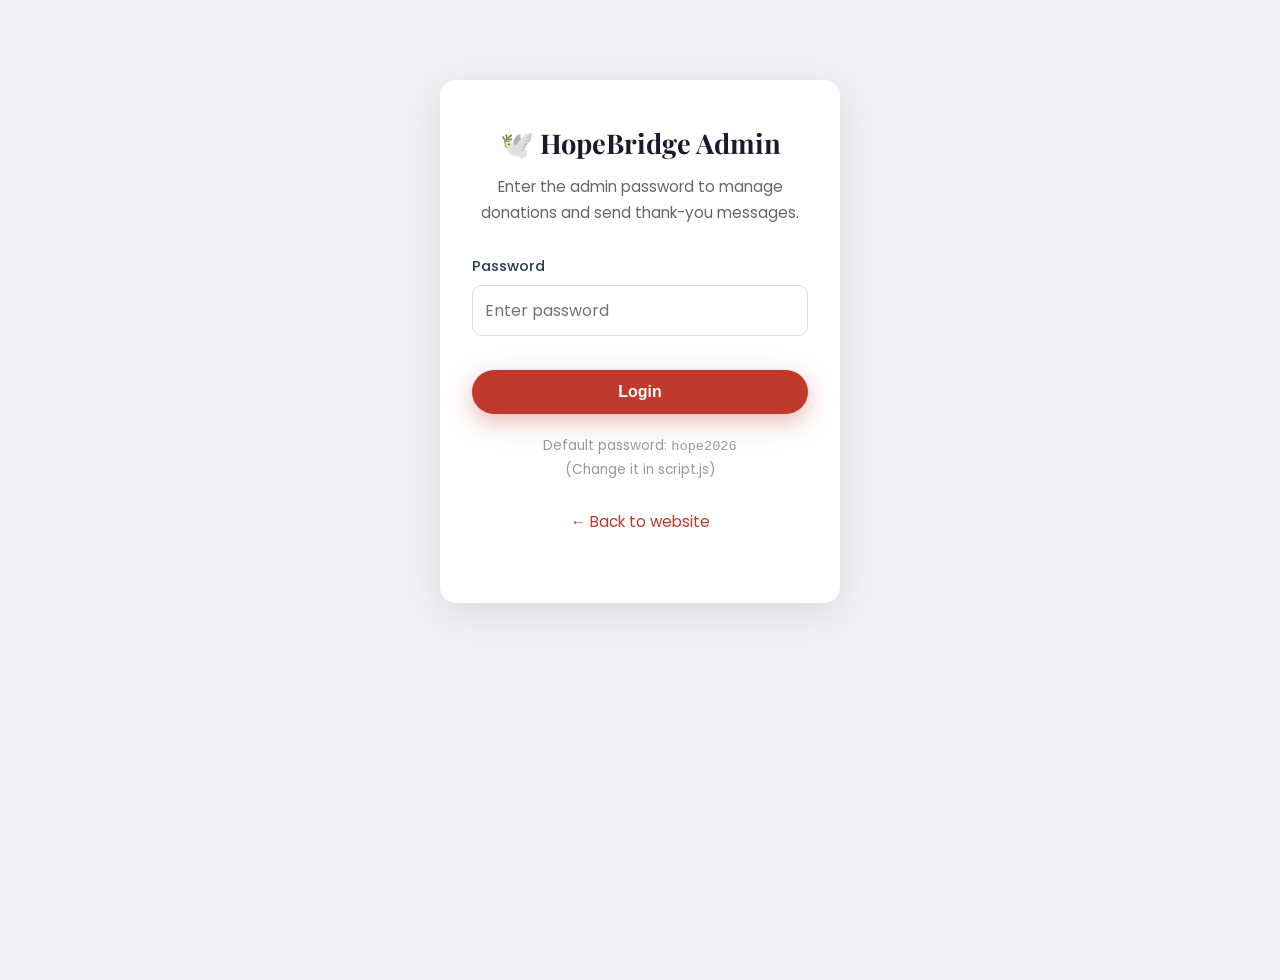
<file: admin.html>
<!DOCTYPE html>
<html lang="en">
<head>
    <meta charset="UTF-8">
    <meta name="viewport" content="width=device-width, initial-scale=1.0">
    <title>Admin Panel | HopeBridge Foundation</title>
    <link rel="stylesheet" href="styles.css">
    <link href="https://fonts.googleapis.com/css2?family=Playfair+Display:wght@500;700&family=Poppins:wght@400;500;600&display=swap" rel="stylesheet">
</head>
<body class="admin-body">

    <!-- Login Box -->
    <div id="loginBox" class="admin-login">
        <h1>🕊️ HopeBridge Admin</h1>
        <p>Enter the admin password to manage donations and send thank-you messages.</p>
        <div class="form-group" style="text-align:left;">
            <label for="adminPassword">Password</label>
            <input type="password" id="adminPassword" placeholder="Enter password" style="width:100%;padding:12px;border:1.5px solid #ddd;border-radius:10px;margin-bottom:16px;">
        </div>
        <button onclick="loginAdmin()" class="btn btn-primary btn-full">Login</button>
        <p style="margin-top:20px;font-size:0.85rem;color:#999;">Default password: <code>hope2026</code><br>(Change it in script.js)</p>
        <p style="margin-top:12px;"><a href="index.html" style="color:#c0392b;">← Back to website</a></p>
    </div>

    <!-- Admin Panel -->
    <div id="adminPanel" class="admin-panel">
        <div class="admin-header">
            <div class="container">
                <h1>HopeBridge Admin Panel</h1>
                <button class="logout-btn" onclick="logoutAdmin()">Logout</button>
            </div>
        </div>

        <div class="container">
            <!-- Stats -->
            <div class="stats">
                <div class="stat-card">
                    <strong id="totalCount">0</strong>
                    Total Submissions
                </div>
                <div class="stat-card">
                    <strong id="pendingCount">0</strong>
                    Awaiting Thank-You
                </div>
            </div>

            <!-- Appreciation Message Composer -->
            <div class="compose-box">
                <h3>📝 Appreciation Message Template</h3>
                <p style="font-size:0.9rem;color:#666;margin-bottom:12px;">
                    Use <code>{name}</code> and <code>{amount}</code> — they will be replaced automatically for each donor.
                </p>
                <textarea id="appreciationMsg" oninput="updateMessagePreview()"></textarea>
                <p style="font-size:0.85rem;color:#888;">
                    When you click “Send Thank You”, WhatsApp will open with this message pre-filled for that donor’s number. Just press Send in WhatsApp.
                </p>
            </div>

            <!-- Donors Table -->
            <div class="donors-table-wrap">
                <table>
                    <thead>
                        <tr>
                            <th>Name</th>
                            <th>Phone / WhatsApp</th>
                            <th>Amount</th>
                            <th>Date</th>
                            <th>Message</th>
                            <th>Action</th>
                        </tr>
                    </thead>
                    <tbody id="donorsBody"></tbody>
                </table>
                <div id="emptyState" class="empty-state" style="display:none;">
                    <p>No donations submitted yet.</p>
                    <p style="font-size:0.9rem;">When people fill the form on the website, they will appear here.</p>
                </div>
            </div>

            <p style="margin-top:24px;font-size:0.9rem;color:#666;text-align:center;">
                Note: This is a client-side demo. Data is stored in the browser’s localStorage.
                For a real organisation you should connect a proper backend database and WhatsApp Business API.
            </p>
        </div>
    </div>

    <script src="script.js"></script>
</body>
</html>
</file>
<file: styles.css>
*, *::before, *::after { margin: 0; padding: 0; box-sizing: border-box; }

:root {
    --primary: #c0392b;
    --primary-dark: #922b21;
    --secondary: #f39c12;
    --dark: #1a1a2e;
    --text: #2c3e50;
    --light: #fdf6f0;
    --white: #fff;
    --soft: #fdecea;
    --shadow: 0 10px 40px rgba(0,0,0,0.1);
    --radius: 16px;
}

html { scroll-behavior: smooth; }
body {
    font-family: 'Poppins', sans-serif;
    color: var(--text);
    background: var(--light);
    line-height: 1.7;
}
.container { width: 90%; max-width: 1140px; margin: 0 auto; }
img { max-width: 100%; display: block; }
a { text-decoration: none; color: inherit; }

/* Language */
.lang-bar {
    background: var(--dark);
    color: #fff;
    padding: 8px 0;
    font-size: 0.9rem;
}
.lang-bar .container { display: flex; align-items: center; gap: 14px; flex-wrap: wrap; }
.goog-te-banner-frame { display: none !important; }
body { top: 0 !important; }

/* Header */
.header {
    background: rgba(255,255,255,0.97);
    backdrop-filter: blur(10px);
    position: sticky;
    top: 0;
    z-index: 1000;
    box-shadow: 0 2px 20px rgba(0,0,0,0.06);
}
.header-inner {
    display: flex;
    align-items: center;
    justify-content: space-between;
    padding: 12px 0;
}
.logo {
    display: flex;
    align-items: center;
    gap: 12px;
}
.logo-icon { font-size: 1.8rem; }
.logo strong {
    font-family: 'Playfair Display', serif;
    font-size: 1.25rem;
    color: var(--primary);
    display: block;
}
.logo small { font-size: 0.72rem; color: #888; letter-spacing: 1px; }
.nav { display: flex; gap: 26px; align-items: center; }
.nav a { font-weight: 500; font-size: 0.95rem; transition: color 0.25s; }
.nav a:hover { color: var(--primary); }
.btn-nav {
    background: var(--primary);
    color: #fff !important;
    padding: 9px 20px;
    border-radius: 50px;
    font-weight: 600;
}
.btn-nav:hover { background: var(--primary-dark); }
.menu-toggle {
    display: none;
    background: none;
    border: none;
    font-size: 1.7rem;
    cursor: pointer;
}

/* Hero */
.hero {
    position: relative;
    min-height: 82vh;
    display: flex;
    align-items: center;
    color: #fff;
    overflow: hidden;
}
.hero-bg {
    position: absolute;
    inset: 0;
    background: linear-gradient(135deg, #1a1a2e 0%, #16213e 60%, #0f3460 100%);
}
.hero-bg::after {
    content: '';
    position: absolute;
    inset: 0;
    background: url('https://cdn.pixabay.com/photo/2017/09/16/01/41/poor-2754335_1280.jpg') center/cover;
    opacity: 0.22;
}
.hero-content { position: relative; z-index: 2; max-width: 680px; padding: 50px 0; }
.hero h1 {
    font-family: 'Playfair Display', serif;
    font-size: clamp(2.3rem, 5vw, 3.6rem);
    line-height: 1.2;
    margin-bottom: 18px;
}
.hero-sub { font-size: 1.12rem; font-weight: 300; margin-bottom: 32px; opacity: 0.95; }
.hero-buttons { display: flex; gap: 14px; flex-wrap: wrap; }

/* Buttons */
.btn {
    display: inline-block;
    padding: 13px 30px;
    border-radius: 50px;
    font-weight: 600;
    font-size: 1rem;
    transition: all 0.3s;
    text-align: center;
    border: none;
    cursor: pointer;
}
.btn-primary {
    background: var(--primary);
    color: #fff;
    box-shadow: 0 8px 25px rgba(192,57,43,0.35);
}
.btn-primary:hover {
    background: var(--primary-dark);
    transform: translateY(-3px);
}
.btn-outline {
    background: transparent;
    color: #fff;
    border: 2px solid rgba(255,255,255,0.55);
}
.btn-outline:hover { background: rgba(255,255,255,0.12); border-color: #fff; }
.btn-full { width: 100%; }
.btn-whatsapp {
    background: #25D366;
    color: #fff;
    padding: 12px 24px;
    border-radius: 50px;
    font-weight: 600;
}
.btn-whatsapp:hover { background: #1da851; }
.btn-email {
    background: var(--primary);
    color: #fff;
    padding: 12px 20px;
    border-radius: 50px;
    font-weight: 600;
    font-size: 0.9rem;
    word-break: break-all;
}
.btn-email:hover { background: var(--primary-dark); }
.btn-white {
    background: #fff;
    color: var(--primary);
    padding: 16px 38px;
    font-size: 1.1rem;
}
.btn-white:hover { background: #f8f8f8; transform: translateY(-3px); }

/* Banner */
.banner {
    background: var(--soft);
    padding: 36px 0;
    text-align: center;
}
.banner p {
    font-family: 'Playfair Display', serif;
    font-size: 1.3rem;
    font-style: italic;
    color: var(--primary-dark);
    max-width: 880px;
    margin: 0 auto;
}

/* Sections */
.section { padding: 80px 0; }
.section-title {
    font-family: 'Playfair Display', serif;
    font-size: 2.3rem;
    text-align: center;
    margin-bottom: 14px;
    color: var(--dark);
}
.section-intro {
    text-align: center;
    max-width: 720px;
    margin: 0 auto 40px;
    font-size: 1.05rem;
}

/* About */
.about-content {
    max-width: 800px;
    margin: 30px auto 0;
}
.about-content p { margin-bottom: 16px; }
.highlight {
    background: var(--soft);
    padding: 18px 22px;
    border-radius: 12px;
    border-left: 5px solid var(--primary);
    margin-top: 18px;
}

/* Mission Cards */
.mission-section { background: linear-gradient(180deg, #fdf6f0, #fff); }
.cards {
    display: grid;
    grid-template-columns: repeat(auto-fit, minmax(240px, 1fr));
    gap: 24px;
    margin-top: 40px;
}
.card {
    background: #fff;
    padding: 30px 24px;
    border-radius: var(--radius);
    box-shadow: var(--shadow);
    text-align: center;
    transition: transform 0.3s;
}
.card:hover { transform: translateY(-7px); }
.card-icon { font-size: 2.6rem; margin-bottom: 12px; }
.card h3 { font-size: 1.2rem; margin-bottom: 10px; color: var(--primary); }

/* Gallery */
.gallery {
    display: grid;
    grid-template-columns: repeat(auto-fit, minmax(270px, 1fr));
    gap: 22px;
}
.gallery-item {
    position: relative;
    border-radius: var(--radius);
    overflow: hidden;
    box-shadow: var(--shadow);
    aspect-ratio: 4/3;
}
.gallery-item img {
    width: 100%;
    height: 100%;
    object-fit: cover;
    transition: transform 0.5s;
}
.gallery-item:hover img { transform: scale(1.07); }
.gallery-item span {
    position: absolute;
    bottom: 0; left: 0; right: 0;
    background: linear-gradient(transparent, rgba(0,0,0,0.8));
    color: #fff;
    padding: 28px 14px 14px;
    font-size: 0.92rem;
    font-weight: 500;
}

/* Dark Appeal */
.appeal-dark {
    background: var(--dark);
    color: #fff;
    padding: 65px 0;
    text-align: center;
}
.appeal-dark h2 {
    font-family: 'Playfair Display', serif;
    font-size: 2.1rem;
    margin-bottom: 18px;
}
.appeal-dark p { max-width: 720px; margin: 0 auto 14px; font-size: 1.08rem; }
.big { font-size: 1.25rem !important; font-weight: 600; color: var(--secondary); margin-top: 20px !important; }

/* Donate */
.donate-section { background: var(--soft); }
.donate-grid {
    display: grid;
    grid-template-columns: 1.1fr 0.9fr;
    gap: 32px;
    margin-top: 40px;
}
.donate-form-card, .contact-card {
    background: #fff;
    padding: 32px 28px;
    border-radius: var(--radius);
    box-shadow: var(--shadow);
}
.donate-form-card h3 {
    font-size: 1.25rem;
    margin-bottom: 22px;
    color: var(--dark);
}
.form-group { margin-bottom: 18px; }
.form-group label {
    display: block;
    font-weight: 500;
    margin-bottom: 6px;
    font-size: 0.92rem;
}
.form-group input,
.form-group textarea {
    width: 100%;
    padding: 12px 14px;
    border: 1.5px solid #ddd;
    border-radius: 10px;
    font-family: inherit;
    font-size: 1rem;
    transition: border 0.25s;
}
.form-group input:focus,
.form-group textarea:focus {
    outline: none;
    border-color: var(--primary);
}
.form-group small { font-size: 0.8rem; color: #888; }
.form-success {
    margin-top: 18px;
    padding: 16px;
    background: #e8f8ef;
    border-radius: 10px;
    color: #1a7a45;
    font-weight: 500;
}
.contact-cards { display: flex; flex-direction: column; gap: 20px; }
.contact-card { text-align: center; }
.contact-icon { font-size: 2.4rem; margin-bottom: 10px; }
.contact-card h3 { margin-bottom: 8px; }
.contact-card p { margin-bottom: 16px; color: #555; font-size: 0.95rem; }
.trust-box {
    background: #fff;
    padding: 18px;
    border-radius: 12px;
    border: 2px dashed var(--primary);
    text-align: center;
    font-size: 0.95rem;
}

/* Final CTA */
.final-cta {
    background: linear-gradient(135deg, var(--primary), var(--primary-dark));
    color: #fff;
    padding: 75px 0;
    text-align: center;
}
.final-cta h2 {
    font-family: 'Playfair Display', serif;
    font-size: 2.2rem;
    margin-bottom: 18px;
}
.final-cta p { max-width: 680px; margin: 0 auto 14px; font-size: 1.08rem; opacity: 0.95; }
.final-cta .btn-white { margin-top: 26px; }

/* Footer */
.footer {
    background: var(--dark);
    color: #bbb;
    padding: 55px 0 25px;
}
.footer-grid {
    display: grid;
    grid-template-columns: 2fr 1.3fr 1fr;
    gap: 36px;
    margin-bottom: 36px;
}
.footer h3, .footer h4 {
    color: #fff;
    margin-bottom: 14px;
    font-family: 'Playfair Display', serif;
}
.footer a { color: var(--secondary); }
.footer a:hover { color: #fff; }
.footer-bottom {
    border-top: 1px solid rgba(255,255,255,0.1);
    padding-top: 20px;
    text-align: center;
    font-size: 0.9rem;
}

/* ===== Admin Page ===== */
.admin-body { background: #f0f2f5; min-height: 100vh; }
.admin-login {
    max-width: 400px;
    margin: 80px auto;
    background: #fff;
    padding: 40px 32px;
    border-radius: var(--radius);
    box-shadow: var(--shadow);
    text-align: center;
}
.admin-login h1 {
    font-family: 'Playfair Display', serif;
    font-size: 1.7rem;
    margin-bottom: 8px;
    color: var(--dark);
}
.admin-login p { color: #666; margin-bottom: 28px; font-size: 0.95rem; }
.admin-panel { display: none; padding: 30px 0 60px; }
.admin-header {
    background: var(--dark);
    color: #fff;
    padding: 18px 0;
    margin-bottom: 30px;
}
.admin-header .container {
    display: flex;
    justify-content: space-between;
    align-items: center;
}
.admin-header h1 { font-size: 1.4rem; font-family: 'Playfair Display', serif; }
.logout-btn {
    background: var(--primary);
    color: #fff;
    border: none;
    padding: 8px 18px;
    border-radius: 50px;
    cursor: pointer;
    font-weight: 600;
}
.stats {
    display: grid;
    grid-template-columns: repeat(auto-fit, minmax(180px, 1fr));
    gap: 18px;
    margin-bottom: 30px;
}
.stat-card {
    background: #fff;
    padding: 22px;
    border-radius: 12px;
    box-shadow: 0 4px 15px rgba(0,0,0,0.06);
    text-align: center;
}
.stat-card strong { font-size: 1.8rem; color: var(--primary); display: block; }
.donors-table-wrap {
    background: #fff;
    border-radius: var(--radius);
    box-shadow: var(--shadow);
    overflow-x: auto;
}
table { width: 100%; border-collapse: collapse; }
th, td { padding: 14px 16px; text-align: left; border-bottom: 1px solid #eee; }
th { background: #f8f9fa; font-weight: 600; font-size: 0.9rem; }
td { font-size: 0.92rem; }
.msg-preview {
    max-width: 280px;
    font-size: 0.85rem;
    color: #555;
    white-space: nowrap;
    overflow: hidden;
    text-overflow: ellipsis;
}
.send-btn {
    background: #25D366;
    color: #fff;
    border: none;
    padding: 8px 14px;
    border-radius: 8px;
    font-size: 0.85rem;
    font-weight: 600;
    cursor: pointer;
    white-space: nowrap;
}
.send-btn:hover { background: #1da851; }
.send-btn.sent { background: #888; cursor: default; }
.compose-box {
    background: #fff;
    padding: 24px;
    border-radius: var(--radius);
    box-shadow: var(--shadow);
    margin-bottom: 28px;
}
.compose-box h3 { margin-bottom: 12px; }
.compose-box textarea {
    width: 100%;
    padding: 12px;
    border: 1.5px solid #ddd;
    border-radius: 10px;
    font-family: inherit;
    min-height: 100px;
    margin-bottom: 12px;
}
.empty-state { text-align: center; padding: 50px 20px; color: #888; }

/* Responsive */
@media (max-width: 900px) {
    .nav { display: none; }
    .nav.open {
        display: flex;
        flex-direction: column;
        position: absolute;
        top: 100%;
        left: 0; right: 0;
        background: #fff;
        padding: 18px;
        box-shadow: 0 10px 30px rgba(0,0,0,0.1);
        gap: 12px;
        z-index: 999;
    }
    .menu-toggle { display: block; }
    .donate-grid { grid-template-columns: 1fr; }
    .footer-grid { grid-template-columns: 1fr; gap: 28px; }
}
@media (max-width: 600px) {
    .section { padding: 55px 0; }
    .section-title { font-size: 1.85rem; }
    .banner p { font-size: 1.1rem; }
}
</file>
